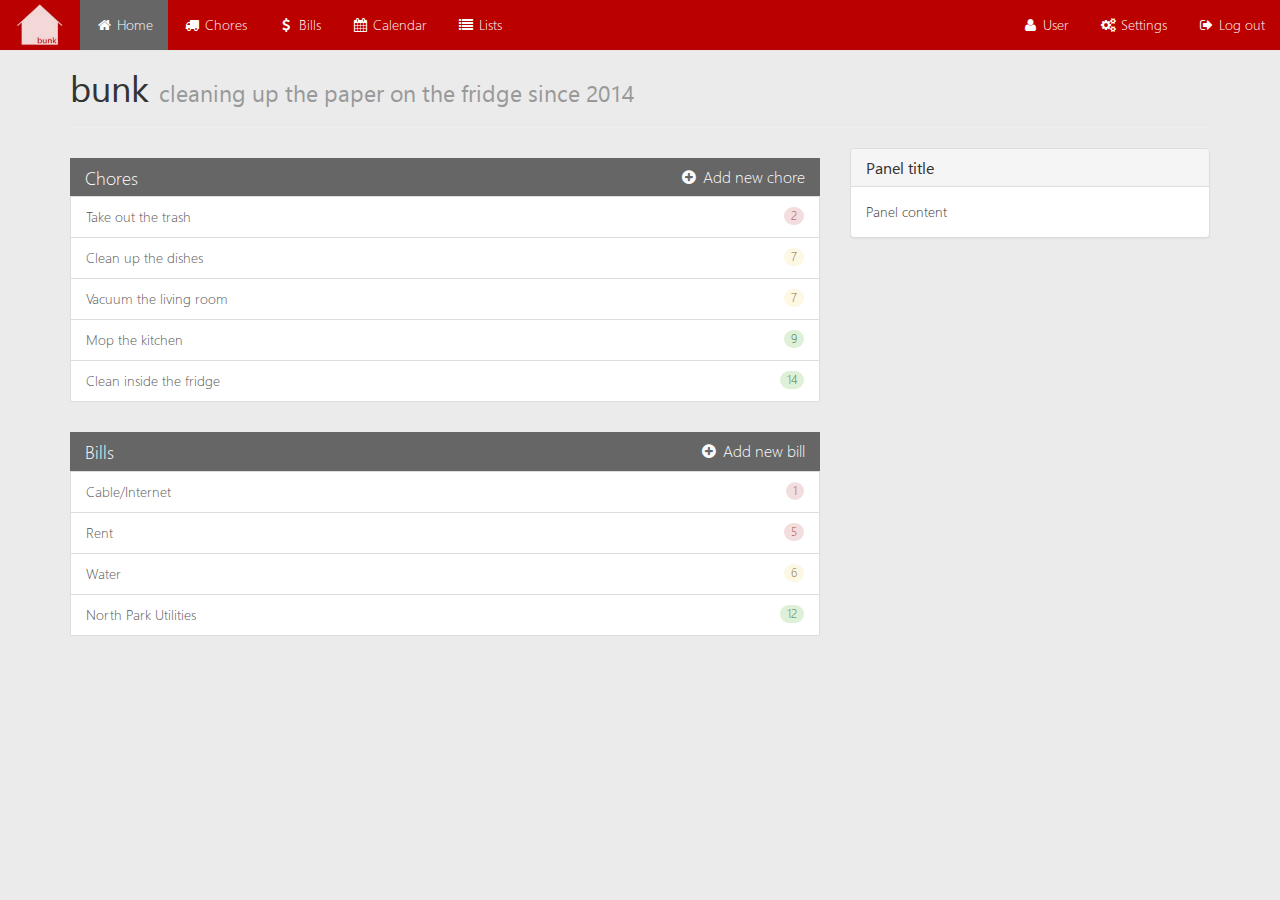
<file: index.html>
<!DOCTYPE html>
<html lang="en">
  <head>
    <meta charset="utf-8">
    <meta name="description" content="homemate management application">
    <meta name="keywords" content="bunk,bunkmate,room,roommate,home,house,apartment,dorm,dormroom,dormmate">
    <meta name="author" content="Dan Rotondo">
    <meta http-equiv="X-UA-Compatible" content="IE=edge">
    <meta name="viewport" content="width=device-width, initial-scale=1">
    <link rel="icon" type="image/png" href="imgs/bunk.png" />
    <title>bunk</title>

    <!-- Bootstrap -->
    <link rel="stylesheet" href="css/bootstrap.min.css">
    <!-- Font Awesome -->
    <link rel="stylesheet" href="font-awesome-4.0.3/css/font-awesome.min.css">
    <!-- App styles -->
    <link rel="stylesheet" href="css/main.css">
    <!-- HTML5 Shim and Respond.js IE8 support of HTML5 elements and media queries -->
    <!-- WARNING: Respond.js doesn't work if you view the page via file:// -->
    <!--[if lt IE 9]>
      <script src="https://oss.maxcdn.com/libs/html5shiv/3.7.0/html5shiv.js"></script>
      <script src="https://oss.maxcdn.com/libs/respond.js/1.4.2/respond.min.js"></script>
    <![endif]-->
  </head>
  <body>
    <div class="navbar navbar-default navbar-fixed-top" role="navigation">
      <div class="container-fluid">
        <div class="navbar-header">
          <button type="button" class="navbar-toggle" data-toggle="collapse" data-target=".navbar-collapse">
            <span class="sr-only">Toggle navigation</span>
            <span class="icon-bar"></span>
            <span class="icon-bar"></span>
            <span class="icon-bar"></span>
          </button>
          <a class="navbar-brand" href="#"><img src="imgs/bunkLogo.jpg" /></a>
        </div>
        <div class="navbar-collapse collapse">
          <ul class="nav navbar-nav">
            <li class="active"><a href="index.html"><i class="fa fa-home fa-fw"></i> Home</a></li>
            <li><a href="#"><i class="fa fa-truck fa-fw"></i> Chores</a></li>
            <li><a href="#"><i class="fa fa-dollar fa-fw"></i> Bills</a></li>
            <li><a href="calendar.html"><i class="fa fa-calendar fa-fw"></i> Calendar</a></li>
            <li><a href="#"><i class="fa fa-list fa-fw"></i> Lists</a></li>
          </ul>
          <ul class="nav navbar-nav navbar-right">
            <li><a href="#"><i class="fa fa-user fa-fw"></i> User</a></li>
            <li><a href="#"><i class="fa fa-cogs fa-fw"></i> Settings</a></li>
            <li><a href="#"><i class="fa fa-sign-out fa-fw"></i> Log out</a></li>
          </ul>
        </div><!--/.nav-collapse -->
      </div>
    </div>
    <!-- Start main-container -->
    <div class="container main-container">
      <div class="row">
        <div class="col-md-12">
          <div class="page-header">
            <h1>bunk <small>cleaning up the paper on the fridge since 2014</small></h1>
          </div>
        </div>
      </div>
      
      <div class="row">
        <div class="col-md-8">
          <!-- Start Chores -->
          <div class="row">
            <div class="col-md-12">
              <div class="list-group">
                <h4>Chores <a href="#" class="pull-right" data-toggle="modal" data-target="#addChoreModal"><i class="fa fa-plus-circle fa-fw"></i> Add new chore</a></h4>
                <a href="#" class="list-group-item"><span class="badge alert-danger">2</span>Take out the trash</a>
                <a href="#" class="list-group-item"><span class="badge alert-warning">7</span>Clean up the dishes</a>
                <a href="#" class="list-group-item"><span class="badge alert-warning">7</span>Vacuum the living room</a>
                <a href="#" class="list-group-item"><span class="badge alert-success">9</span>Mop the kitchen</a>
                <a href="#" class="list-group-item"><span class="badge alert-success">14</span>Clean inside the fridge</a>
              </div>
            </div>
          </div>
          <!-- End Chores -->
          <!-- Start Bills -->
          <div class="row">
            <div class="col-md-12">
              <div class="list-group">
                <h4>Bills <a href="#" class="pull-right"><i class="fa fa-plus-circle fa-fw"></i> Add new bill</a></h4>
                <a href="#" class="list-group-item"><span class="badge alert-danger">1</span>Cable/Internet</a>
                <a href="#" class="list-group-item"><span class="badge alert-danger">5</span>Rent</a>
                <a href="#" class="list-group-item"><span class="badge alert-warning">6</span>Water</a>
                <a href="#" class="list-group-item"><span class="badge alert-success">12</span>North Park Utilities</a>
              </div>
            </div>
          </div>
          <!-- End Bills -->
        </div>
        <div class="col-md-4">
          <div class="panel panel-default">
            <div class="panel-heading">
              <h3 class="panel-title">Panel title</h3>
            </div>
            <div class="panel-body">
              Panel content
            </div>
          </div>
        </div>
      </div>
    </div>
    <div class="modal fade" id="addChoreModal" tabindex="-1" role="dialog" aria-labelledby="myModalLabel" aria-hidden="true">
      <div class="modal-dialog">
        <div class="modal-content">
          <div class="modal-header">
            <button type="button" class="close" data-dismiss="modal"><span aria-hidden="true">&times;</span><span class="sr-only">Close</span></button>
            <h4 class="modal-title" id="myModalLabel">Add Chore</h4>
          </div>
          <div class="modal-body">
            ...
          </div>
          <div class="modal-footer">
            <button type="button" class="btn btn-default" data-dismiss="modal">Close</button>
            <button type="button" class="btn btn-primary saveChoreBtn">Save Chore</button>
          </div>
        </div>
      </div>
    </div>
    <!-- End main-container -->
    <!-- jQuery (necessary for Bootstrap's JavaScript plugins) -->
    <script type="text/javascript" src="js/jquery-1.11.1.min.js"></script>
    <!-- Include all compiled plugins (below), or include individual files as needed -->
    <script type="text/javascript" src="js/bootstrap.min.js"></script>
    <script type="text/javascript" src="js/parse-1.2.19.min.js"></script>
    <script type="text/javascript" src="js/index.js"></script>
  </body>
</html>
</file>
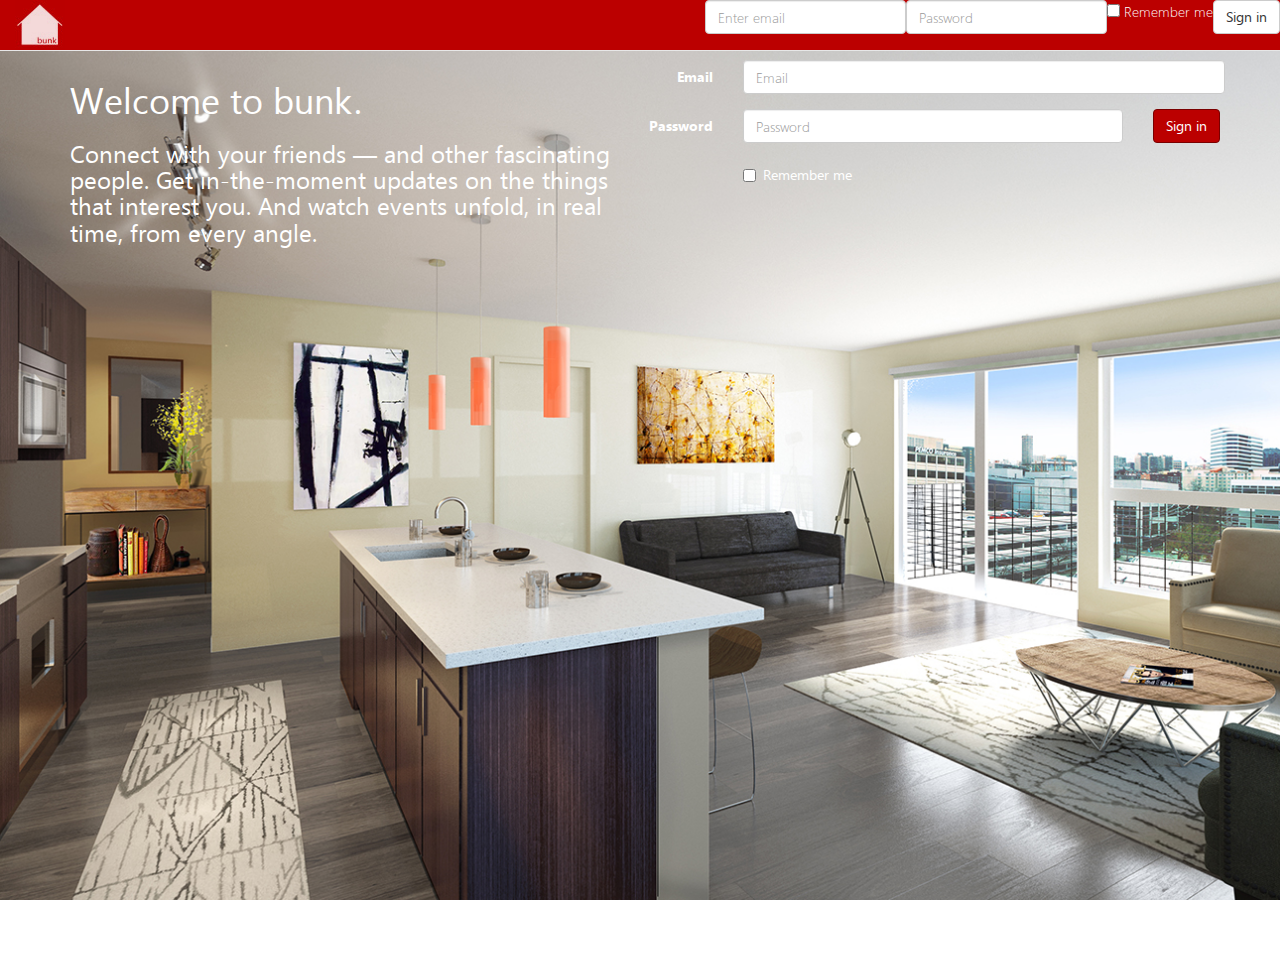
<file: welcome.html>
<!DOCTYPE html>
<html lang="en">
  <head>
    <meta charset="utf-8">
    <meta name="description" content="homemate management application">
    <meta name="keywords" content="bunk,bunkmate,room,roommate,home,house,apartment,dorm,dormroom,dormmate">
    <meta name="author" content="Dan Rotondo">
    <meta http-equiv="X-UA-Compatible" content="IE=edge">
    <meta name="viewport" content="width=device-width, initial-scale=1">
    <link rel="icon" type="image/png" href="imgs/bunk.png" />
    <title>bunk</title>

    <!-- Bootstrap -->
    <link rel="stylesheet" href="css/bootstrap.min.css">
    <!-- Font Awesome -->
    <link rel="stylesheet" href="font-awesome-4.0.3/css/font-awesome.min.css">
    <!-- App styles -->
    <link rel="stylesheet" href="css/main.css">
    <link rel="stylesheet" href="css/welcome.css">
    <!-- HTML5 Shim and Respond.js IE8 support of HTML5 elements and media queries -->
    <!-- WARNING: Respond.js doesn't work if you view the page via file:// -->
    <!--[if lt IE 9]>
      <script src="https://oss.maxcdn.com/libs/html5shiv/3.7.0/html5shiv.js"></script>
      <script src="https://oss.maxcdn.com/libs/respond.js/1.4.2/respond.min.js"></script>
    <![endif]-->
  </head>
  <body>
    <div class="navbar navbar-default navbar-fixed-top" role="navigation">
      <div class="container-fluid">
        <div class="navbar-header">
          <a class="navbar-brand" href="#"><img src="imgs/bunkLogo.jpg" /></a>
        </div>
        <div class="navbar-collapse collapse">
          <ul class="nav navbar-nav navbar-right">
            <li><input type="email" class="form-control" id="exampleInputEmail2" placeholder="Enter email"></li>
            <li><input type="password" class="form-control" id="exampleInputPassword2" placeholder="Password"></li>
            <li><input type="checkbox"> Remember me</li>
            <li><button type="submit" class="btn btn-default">Sign in</button></li>
          </ul>
        </div><!--/.nav-collapse -->
      </div>
    </div>
    <!-- Start main-container -->
    <div class="container">
        <div class="row">
            <div class="col-xs-6">
                <h1>Welcome to bunk.</h1>
                <h3>Connect with your friends — and other fascinating people. Get in-the-moment updates on the things that interest you. And watch events unfold, in real time, from every angle.</h3>
            </div>
            <div class="col-xs-6">
                <div class="row">
                    <form class="form-horizontal" role="form">
                      <div class="form-group">
                        <label for="inputEmail3" class="col-sm-2 control-label">Email</label>
                        <div class="col-sm-10">
                          <input type="email" class="form-control" id="inputEmail3" placeholder="Email">
                        </div>
                      </div>
                      <div class="form-group">
                        <label for="inputPassword3" class="col-sm-2 control-label">Password</label>
                        <div class="col-sm-8">
                          <input type="password" class="form-control" id="inputPassword3" placeholder="Password">
                        </div>
                        <div class="col-sm-2">
                          <button type="submit" class="btn btn-primary">Sign in</button>
                        </div>
                      </div>
                      <div class="form-group">
                        <div class="col-sm-offset-2 col-sm-10">
                          <div class="checkbox">
                            <label>
                              <input type="checkbox"> Remember me
                            </label>
                          </div>
                        </div>
                      </div>
                    </form>
                </div>
            </div>
        </div>
    </div>
    
    <!-- End main-container -->
    <!-- jQuery (necessary for Bootstrap's JavaScript plugins) -->
    <script type="text/javascript" src="js/jquery-1.11.1.min.js"></script>
    <!-- Include all compiled plugins (below), or include individual files as needed -->
    <script type="text/javascript" src="js/bootstrap.min.js"></script>
    <script type="text/javascript" src="js/parse-1.2.19.min.js"></script>
  </body>
</html>
</file>
<file: css/main.css>
/*
Explicitly define a Segoe UI font-family so that we can assign Segoe UI 
Semilight to an appropriate font-weight.
*/
@font-face {
    font-family: "Segoe UI";
    font-weight: 200;
    src: local("Segoe UI Light"), url(../fonts/segoeuil.ttf);
}
@font-face {
    font-family: "Segoe UI";
    font-weight: 300;
    src: local("Segoe UI Semilight"), url(../fonts/segoeuisl.ttf);
}
@font-face {
    font-family: "Segoe UI";
    font-weight: 400;
    src:  local("Segoe UI"), url(../fonts/segoeui.ttf);
}
@font-face {
    font-family: "Segoe UI";
    font-weight: 600;
    src: local("Segoe UI Semibold"), url(../fonts/segoeuisb.ttf);
}
@font-face {
    font-family: "Segoe UI";
    font-weight: 700;
    src: local("Segoe UI Bold"), url(../fonts/segoeuib.ttf);
}
@font-face {
    font-family: "Segoe UI";
    font-style: italic;
    font-weight: 400;
    src: local("Segoe UI Italic"), url(../fonts/segoeuii.ttf);;
}
@font-face {
    font-family: "Segoe UI";
    font-style: italic;
    font-weight: 700;
	src: local("Segoe UI Bold Italic"), url(../fonts/seguisbi.ttf);
}

html, body {
    font-family: "Segoe UI";
    font-weight: lighter;
    background-color:#EBEBEB;/*#F2F2F2;*/ /*#f5f5f5;*/
}

.main-container {
    margin-top: 28px;
}

/**
 * Calendar Styles
**/
#calendar {
    background-color: #FFFFFF;
    /*box-shadow: 2px 2px 5px #666666;*/
    margin-bottom: 15px;
    
}
.cal-row-head [class*="cal-cell"]:first-child, .cal-row-head [class*="cal-cell"] {
	border-left: 1px solid #e1e1e1;
	border-top: 1px solid #e1e1e1;	
	border-bottom: none;
}
/*.cal-row-head [class*="cal-cell"]:last-child {
	border-right: 1px solid #e1e1e1;
}*/
#cal-day-box  {
	border-left: 1px solid #e1e1e1;
	border-right: 1px solid #e1e1e1;
}
.cal-week-box .cal-column {
	z-index: 0;
}
#cal-day-panel-hour {
	margin-bottom:15px;
}
#cal-day-box .cal-day-hour:nth-child(even) {
	background-color:#FFFFFF;
}
#cal-slide-content {
	background-color:#bb0000;	
}
#cal-slide-content, #cal-slide-content:hover {
	background-image:none;
	-webkit-box-shadow:none;
	box-shadow:none;
}
#cal-slide-content:hover {
	background-color:#7A0000;
}
/**
 * Bootstrap Ovrrides
**/
.btn-primary {
    background-color: #bb0000;
    border-color: #7a0000;
}
.btn-primary:hover, .btn-primary:focus, .btn-primary:active, .btn-primary.active, .open .dropdown-toggle.btn-primary {
    color: #fff;
    background-color: #8C2323;
    border-color: #7a0000;
}
.navbar-default {
    background-color: #bb0000;
    color: #FFFFFF;
}
.navbar-default .navbar-brand {
    color:#FFFFFF;
    padding: 0px 15px;
}
.navbar-default .navbar-brand:hover {
    opacity: 0.85;
}
.navbar-brand,.navbar-default .navbar-nav>li>a {
    color:#FFFFFF;
}
.navbar-default .navbar-nav>li>a:hover {
    color:#CCCCCC;
}
.navbar-default .navbar-nav>.active>a, .navbar-default .navbar-nav>.active>a:hover, .navbar-default .navbar-nav>.active>a:focus {
    background-color: #666666;
    color:#FFFFFF;
}
.list-group h4 {
    padding: 10px 15px;
    margin-bottom: -1px;
    background-color: #666666;
    color: #FFFFFF;
	font-weight:lighter;
}
.list-group h4 a {
    font-size: 16px;
    color:#FCFCFC;
}
/*.list-group {
    box-shadow: 2px 2px 5px #666666;
}*/
.list-group-item:first-child, .list-group-item:last-child {
    border-radius:0px;
}
.badge {
	font-weight:lighter;
}
</file>
<file: css/welcome.css>
/* CSS Document */

html, body {
    width: 100%;
    height: 100%;
    overflow: hidden;
	background: url(../imgs/splash_background.jpg) no-repeat center center fixed; 
	-webkit-background-size: cover;
	-moz-background-size: cover;
	-o-background-size: cover;
	background-size: cover;
    background-color:transparent;
    /*opacity: 0.2;*/
	/*-webkit-filter: blur(10px);
	filter: blur(10px);*/
	margin-top: 30px;
	color: white;
}
</file>
